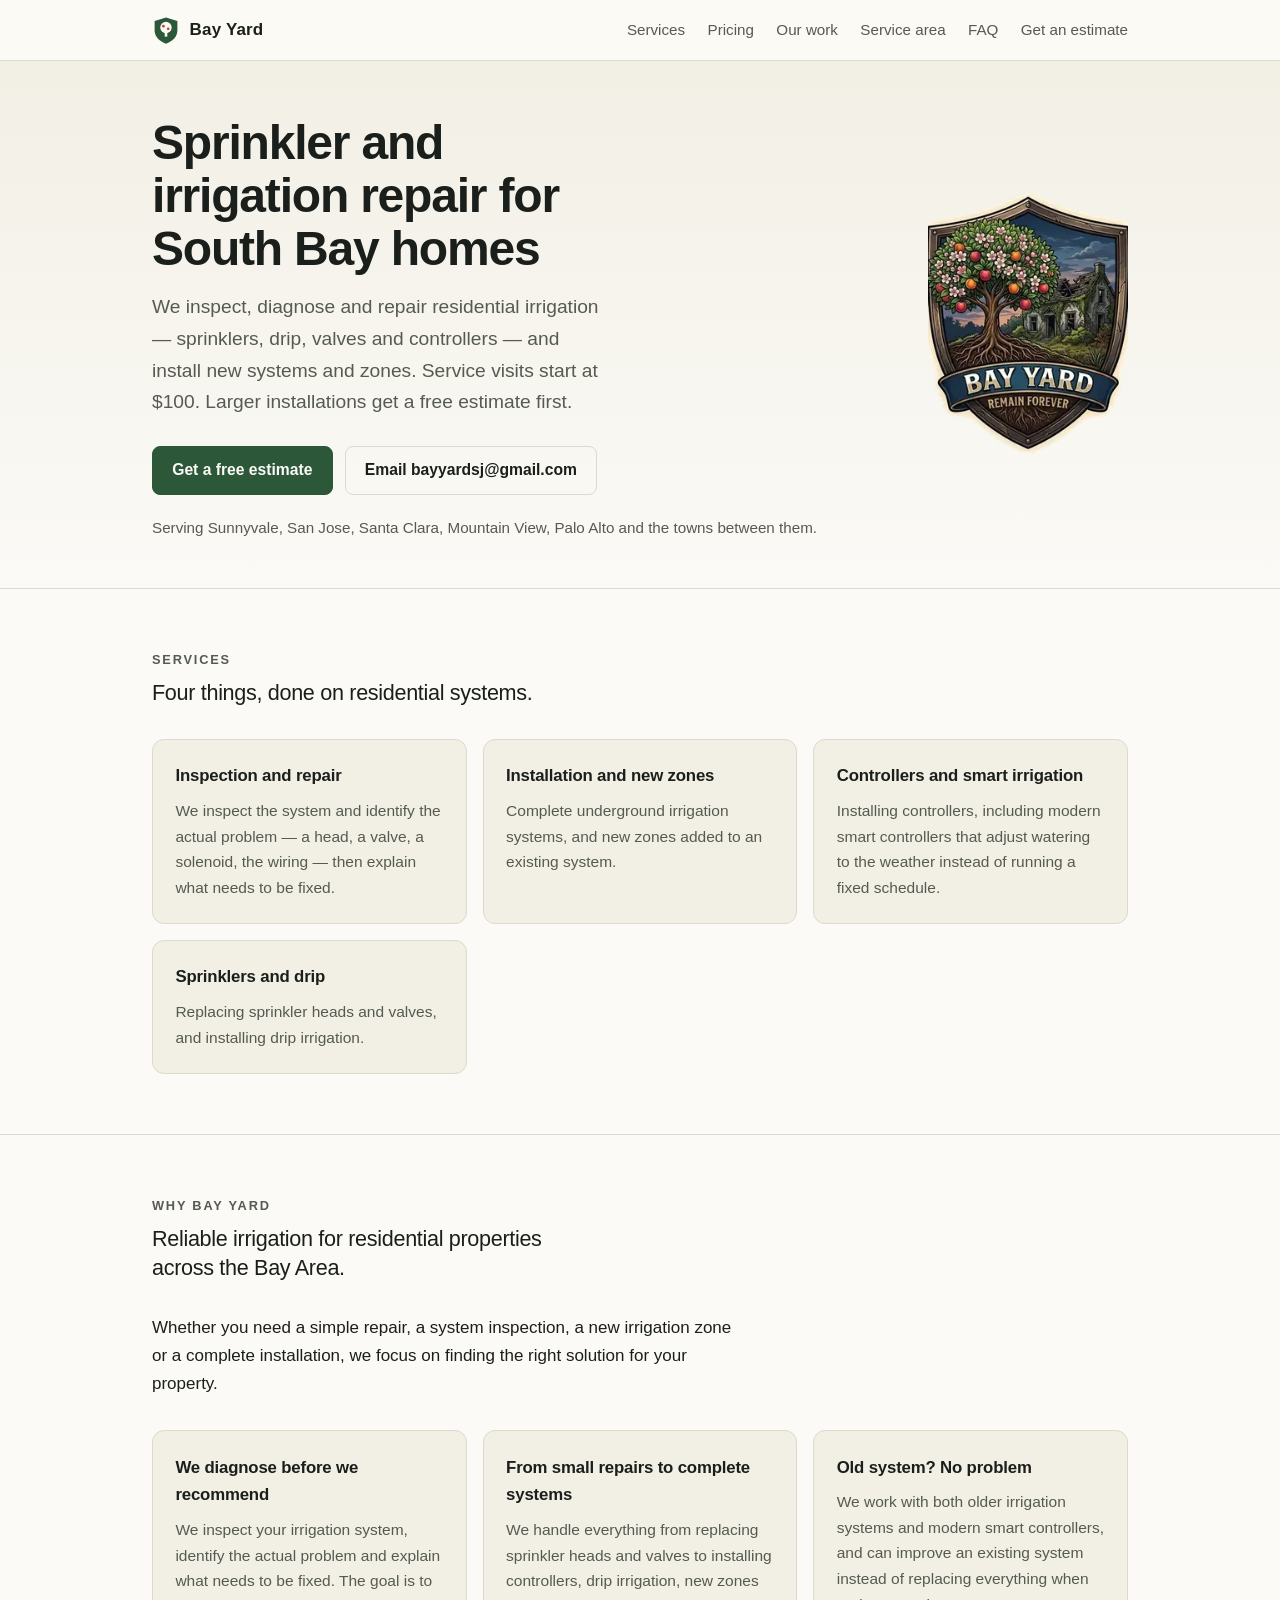
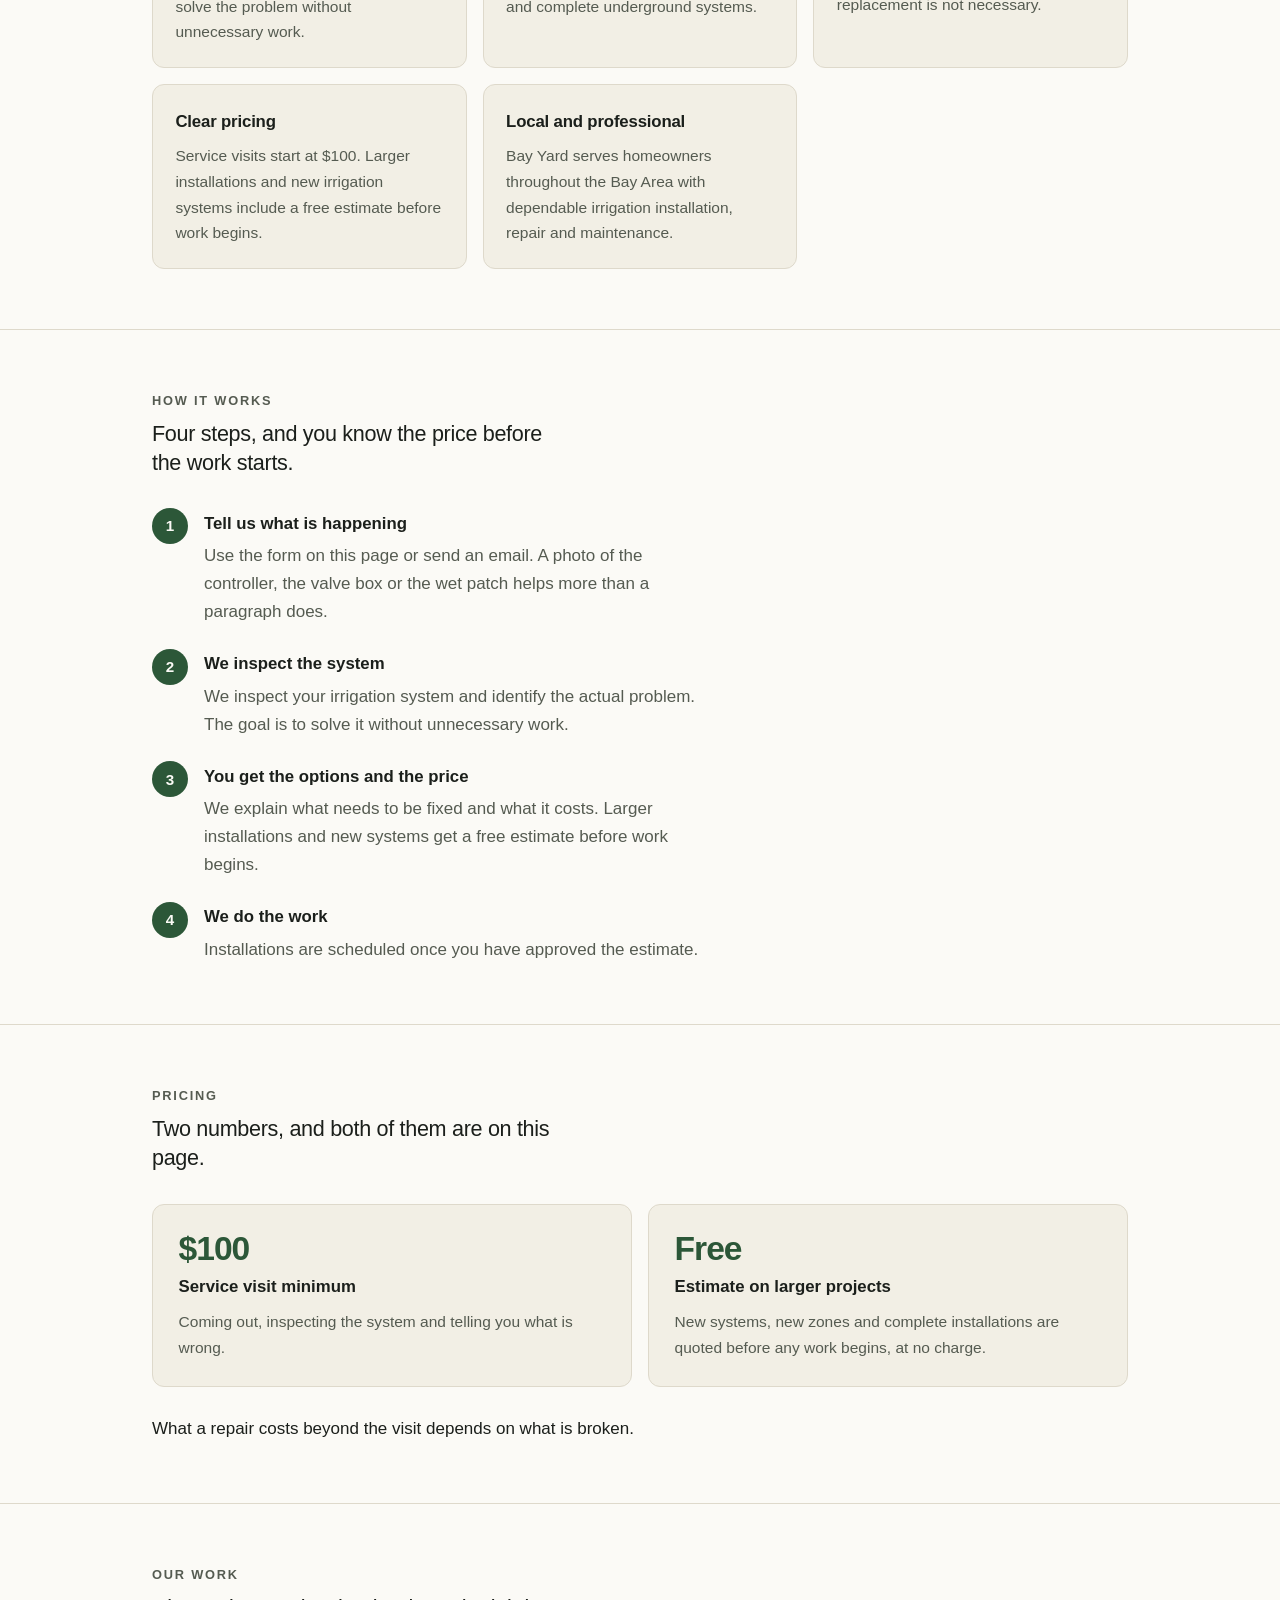
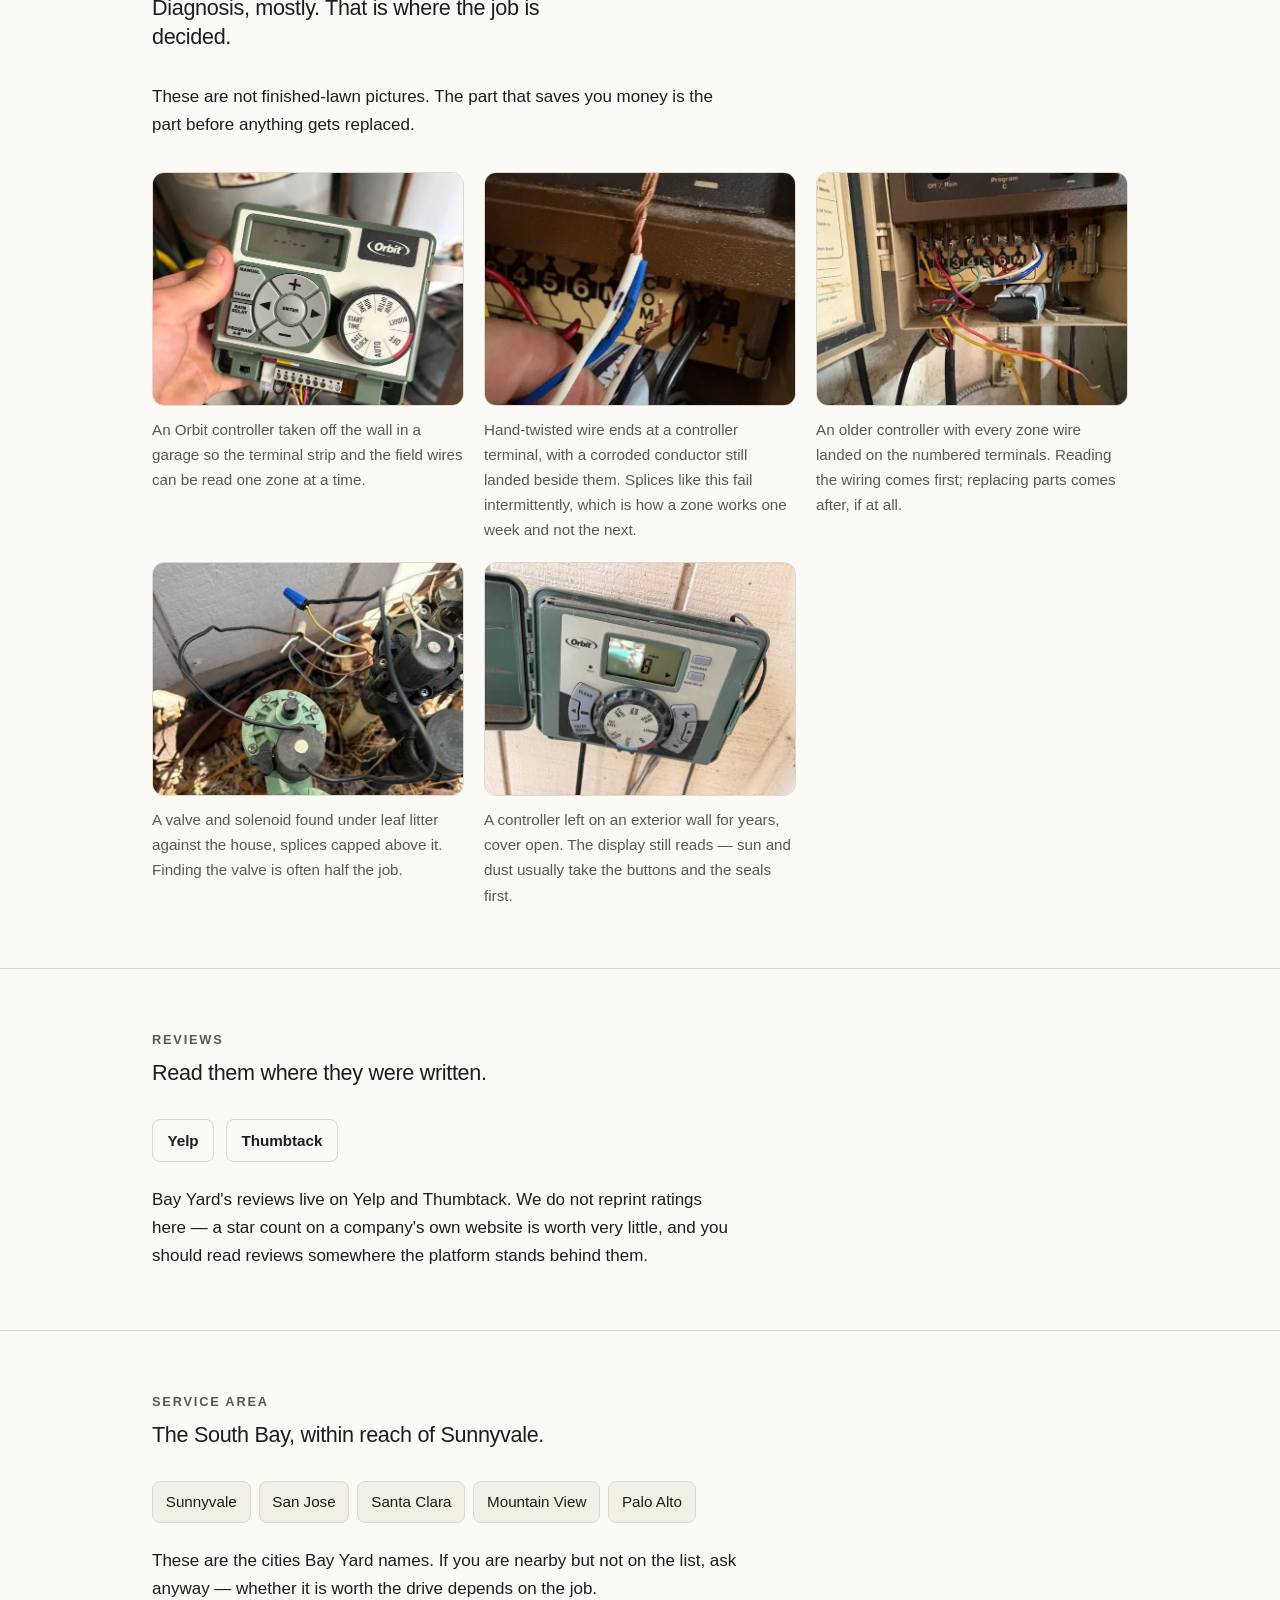
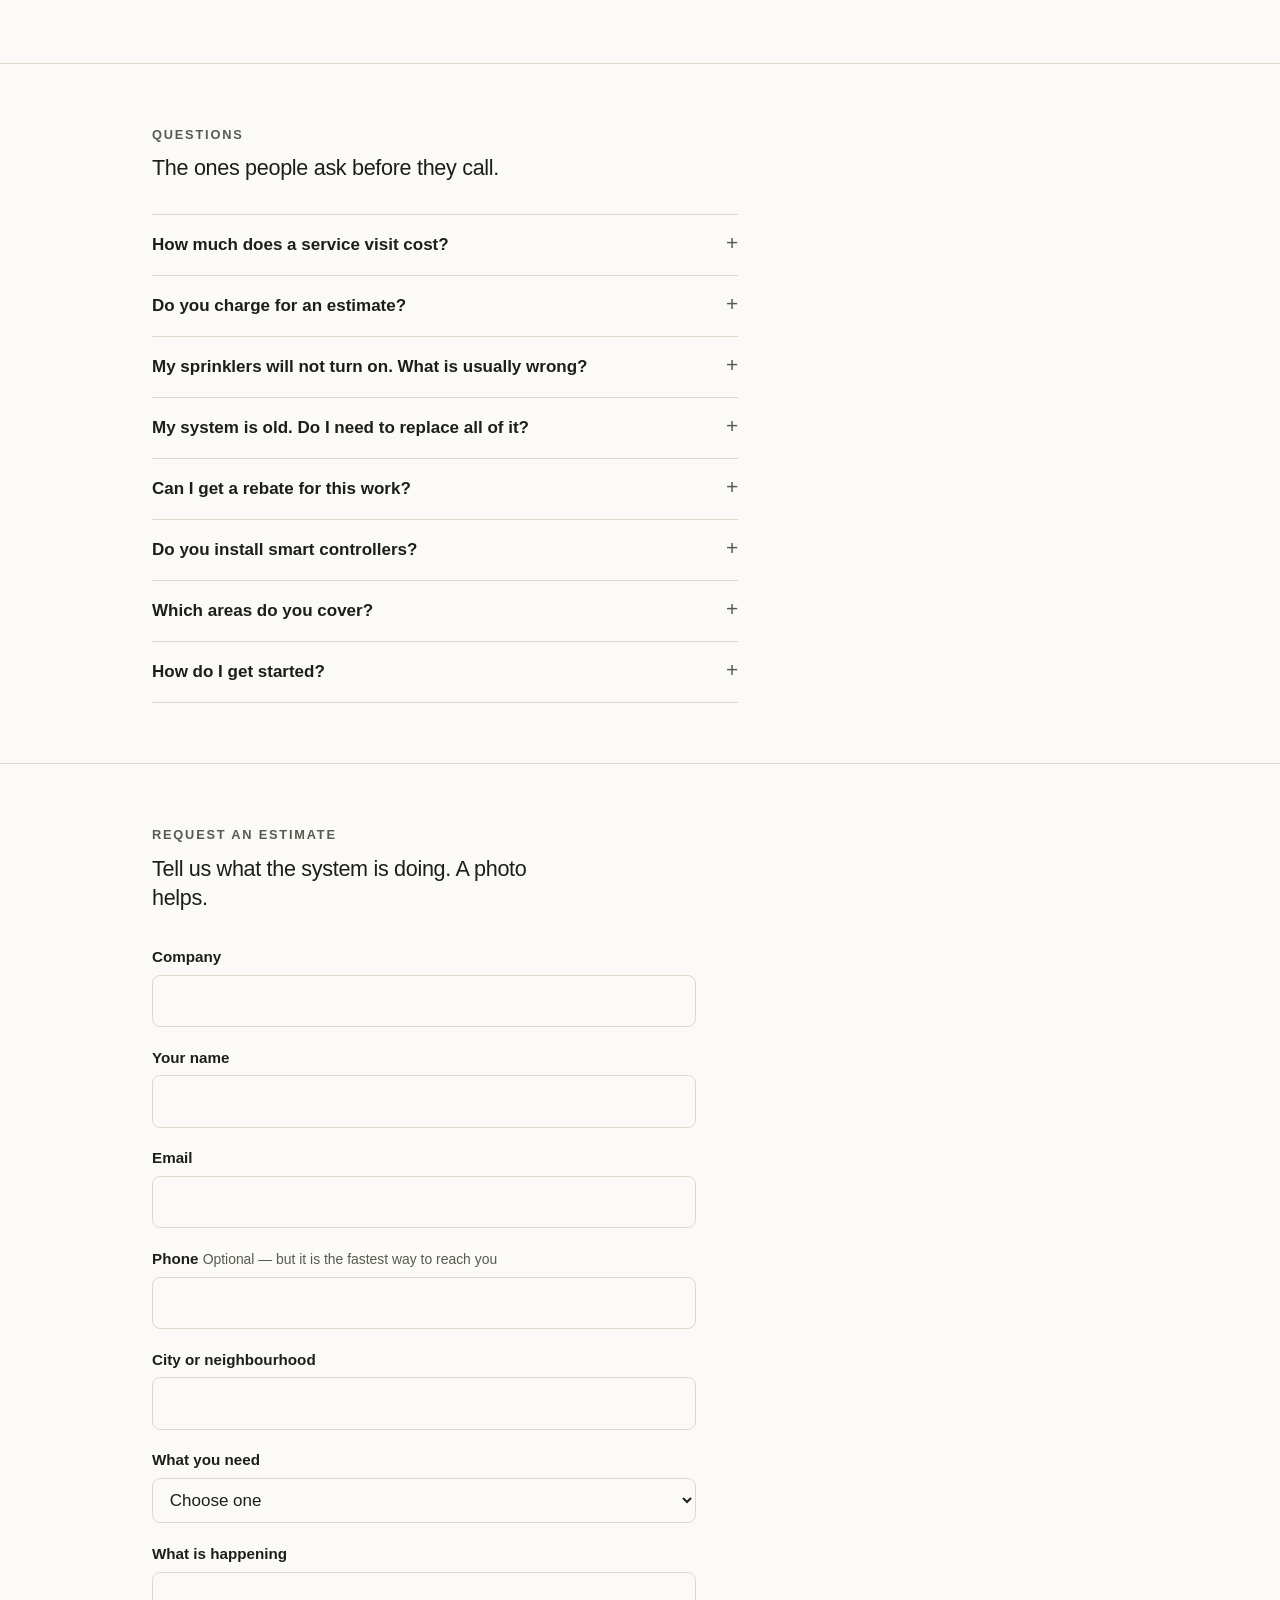
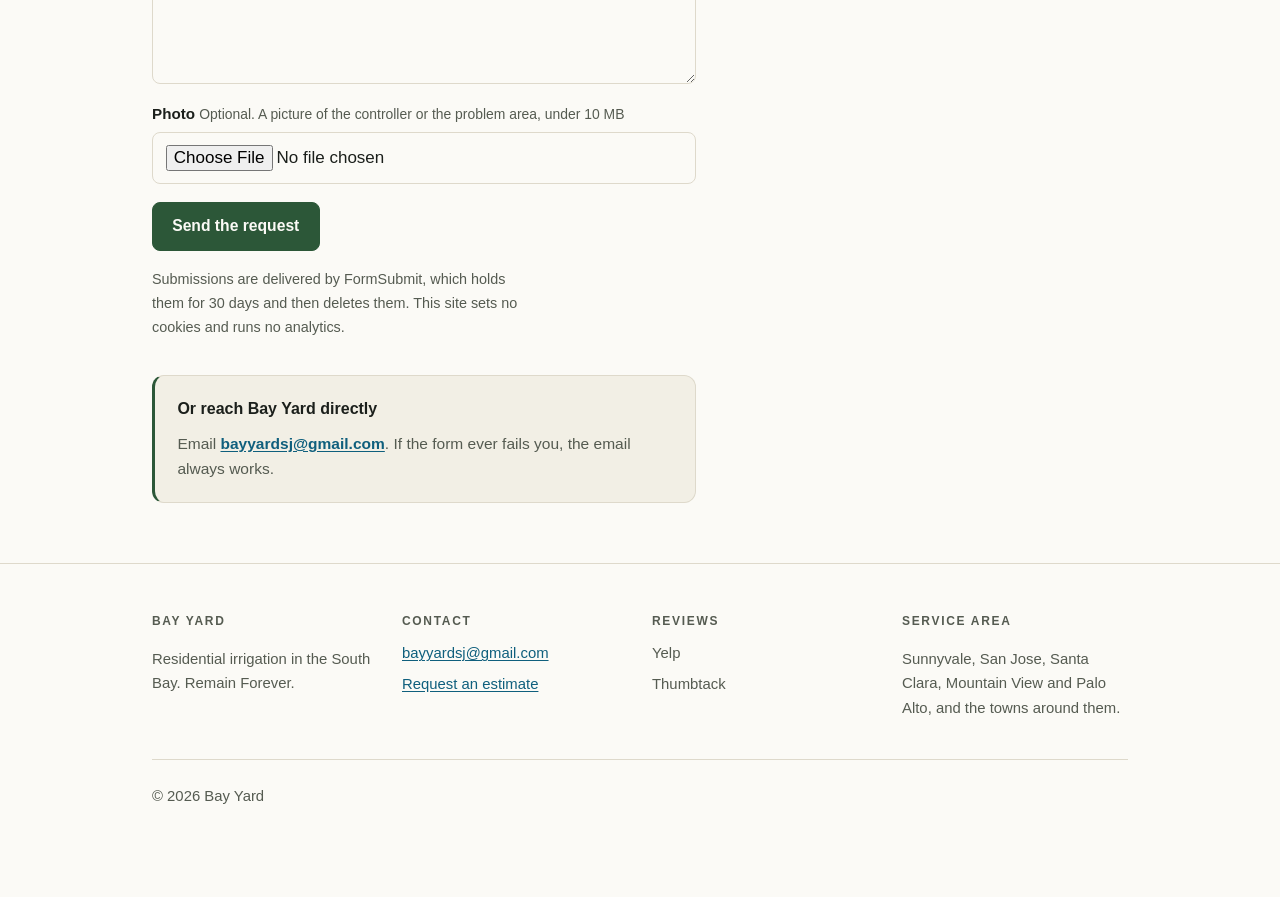
<file: index.html>
<!doctype html>
<html lang="en">
<head>
<meta charset="utf-8">
<meta name="viewport" content="width=device-width, initial-scale=1">

<title>Bay Yard — Sprinkler &amp; Irrigation Repair in Sunnyvale and San Jose</title>
<meta name="description" content="Sprinkler and drip irrigation repair and installation for South Bay homes. Service visits from $100, free estimates on larger installations.">

<link rel="canonical" href="https://hlib.luppol.com/">
<meta property="og:type" content="website">
<meta property="og:site_name" content="Bay Yard">
<meta property="og:title" content="Bay Yard — Sprinkler &amp; Irrigation Repair in Sunnyvale and San Jose">
<meta property="og:description" content="Sprinkler and drip irrigation repair and installation for South Bay homes. Service visits from $100, free estimates on larger installations.">
<meta property="og:url" content="https://hlib.luppol.com/">
<meta property="og:image" content="https://hlib.luppol.com/assets/crest-480.png">
<meta property="og:image:width" content="480">
<meta property="og:image:height" content="631">
<meta property="og:image:alt" content="The Bay Yard crest: a blossoming fruit tree over a banner reading Bay Yard, Remain Forever.">
<meta name="twitter:card" content="summary">

<link rel="icon" href="/assets/favicon.svg" type="image/svg+xml">
<link rel="icon" href="/assets/favicon-32.png" sizes="32x32" type="image/png">
<link rel="apple-touch-icon" href="/assets/favicon-180.png">
<meta name="theme-color" content="#2c5738">

<link rel="stylesheet" href="/styles.css">

<script type="application/ld+json">
{
  "@context": "https://schema.org",
  "@graph": [
    {
      "@type": "HomeAndConstructionBusiness",
      "@id": "https://hlib.luppol.com/#business",
      "name": "Bay Yard",
      "slogan": "Remain Forever",
      "description": "Residential irrigation inspection, repair, installation and controllers in the South Bay.",
      "url": "https://hlib.luppol.com/",
      "logo": "https://hlib.luppol.com/assets/favicon-512.png",
      "image": "https://hlib.luppol.com/assets/crest-480.png",
      "email": "bayyardsj@gmail.com",
      "areaServed": [
        { "@type": "City", "name": "Sunnyvale, CA" },
        { "@type": "City", "name": "San Jose, CA" },
        { "@type": "City", "name": "Santa Clara, CA" },
        { "@type": "City", "name": "Mountain View, CA" },
        { "@type": "City", "name": "Palo Alto, CA" }
      ]
    },
    {
      "@type": "FAQPage",
      "@id": "https://hlib.luppol.com/#faq",
      "mainEntity": [
        {
          "@type": "Question",
          "name": "How much does a service visit cost?",
          "acceptedAnswer": { "@type": "Answer", "text": "Service visits start at $100. That covers coming out, inspecting the system and telling you what is wrong. Larger installations and new systems are quoted with a free estimate before any work begins." }
        },
        {
          "@type": "Question",
          "name": "Do you charge for an estimate?",
          "acceptedAnswer": { "@type": "Answer", "text": "Larger installations and new irrigation systems get a free estimate before work begins. Service visits start at $100. Which one your job is depends on what it turns out to be, so ask when you get in touch." }
        },
        {
          "@type": "Question",
          "name": "My sprinklers will not turn on. What is usually wrong?",
          "acceptedAnswer": { "@type": "Answer", "text": "Usually one of four things: the controller has lost its program or its power, a valve solenoid has failed, the wiring between the controller and the valve has corroded or broken, or the line itself is damaged. They look identical from the driveway, which is why the system gets inspected before anything is replaced." }
        },
        {
          "@type": "Question",
          "name": "My system is old. Do I need to replace all of it?",
          "acceptedAnswer": { "@type": "Answer", "text": "Often not. Bay Yard works on both older irrigation systems and modern smart controllers, and can improve an existing system instead of replacing everything when replacement is not necessary." }
        },
        {
          "@type": "Question",
          "name": "Can I get a rebate for this work?",
          "acceptedAnswer": { "@type": "Answer", "text": "Often, yes. Santa Clara Valley Water runs rebates for water-efficient irrigation — converting spray to in-line drip, upgrading to a weather-based controller, high-efficiency nozzles and rain sensors — plus $2 per square foot for replacing lawn. Single-family households can claim up to $3,000. Apply and wait for their written Notice to Proceed before any work starts or any materials are bought, because the programme does not pay retroactively. Current funding runs to 30 June 2027. Check what your address qualifies for at valleywater.org." }
        },
        {
          "@type": "Question",
          "name": "Do you install smart controllers?",
          "acceptedAnswer": { "@type": "Answer", "text": "Yes. Weather-based controllers adjust watering to the weather instead of running a fixed schedule, and they are one of the items Valley Water rebates. An existing system usually does not need replacing to take one." }
        },
        {
          "@type": "Question",
          "name": "Which areas do you cover?",
          "acceptedAnswer": { "@type": "Answer", "text": "Sunnyvale, San Jose, Santa Clara, Mountain View and Palo Alto, and the towns around them. If you are nearby but not on that list, ask — whether it is worth the drive depends on the job." }
        },
        {
          "@type": "Question",
          "name": "How do I get started?",
          "acceptedAnswer": { "@type": "Answer", "text": "Send the estimate form on this page or email bayyardsj@gmail.com. Describe what you are seeing, and attach a photo of the controller or the problem area if you can — a photo usually says more than a description." }
        }
      ]
    }
  ]
}
</script>
</head>
<body>

<a class="skip-link" href="#main">Skip to content</a>

<header class="site-head">
  <div class="wrap">
    <a class="brand" href="/">
      <img src="/assets/favicon.svg" width="28" height="37" alt="">
      Bay Yard
    </a>
    <nav class="site-nav" aria-label="Sections">
      <a href="#services">Services</a>
      <a href="#pricing">Pricing</a>
      <a href="#work">Our work</a>
      <a href="#area">Service area</a>
      <a href="#faq">FAQ</a>
      <a href="#estimate">Get an estimate</a>
    </nav>
  </div>
</header>

<main id="main">

  <div class="hero">
    <div class="wrap">
      <div>
        <h1>Sprinkler and irrigation repair for South Bay homes</h1>
        <p class="hero-lede">We inspect, diagnose and repair residential irrigation — sprinklers, drip, valves and controllers — and install new systems and zones. Service visits start at $100. Larger installations get a free estimate first.</p>
        <div class="actions">
          <a class="btn btn-primary" href="#estimate">Get a free estimate</a>
          <a class="btn" href="mailto:bayyardsj@gmail.com">Email bayyardsj@gmail.com</a>
        </div>
        <p class="hero-fallback">Serving Sunnyvale, San Jose, Santa Clara, Mountain View, Palo Alto and the towns between them.</p>
      </div>
      <picture>
        <source type="image/webp" srcset="/assets/crest-240.webp 240w, /assets/crest-360.webp 360w, /assets/crest-480.webp 480w" sizes="(max-width: 52rem) 150px, 200px">
        <img class="hero-crest" src="/assets/crest-240.png" srcset="/assets/crest-240.png 240w, /assets/crest-360.png 360w, /assets/crest-480.png 480w" sizes="(max-width: 52rem) 150px, 200px" width="200" height="263" alt="The Bay Yard crest: a blossoming fruit tree with exposed roots beside a ruined stone house, over a banner reading Bay Yard, Remain Forever." fetchpriority="high">
      </picture>
    </div>
  </div>

  <section id="services">
    <div class="wrap">
      <h2>Services</h2>
      <p class="section-lede">Four things, done on residential systems.</p>
      <div class="grid">

        <div class="card">
          <h3>Inspection and repair</h3>
          <p>We inspect the system and identify the actual problem — a head, a valve, a solenoid, the wiring — then explain what needs to be fixed.</p>
        </div>

        <div class="card">
          <h3>Installation and new zones</h3>
          <p>Complete underground irrigation systems, and new zones added to an existing system.</p>
        </div>

        <div class="card">
          <h3>Controllers and smart irrigation</h3>
          <p>Installing controllers, including modern smart controllers that adjust watering to the weather instead of running a fixed schedule.</p>
        </div>

        <div class="card">
          <h3>Sprinklers and drip</h3>
          <p>Replacing sprinkler heads and valves, and installing drip irrigation.</p>
        </div>

      </div>
    </div>
  </section>

  <section id="why">
    <div class="wrap">
      <h2>Why Bay Yard</h2>
      <p class="section-lede">Reliable irrigation for residential properties across the Bay Area.</p>
      <div class="prose">
        <p>Whether you need a simple repair, a system inspection, a new irrigation zone or a complete installation, we focus on finding the right solution for your property.</p>
      </div>
      <div class="grid pillar-grid">

        <div class="card">
          <h3>We diagnose before we recommend</h3>
          <p>We inspect your irrigation system, identify the actual problem and explain what needs to be fixed. The goal is to solve the problem without unnecessary work.</p>
        </div>

        <div class="card">
          <h3>From small repairs to complete systems</h3>
          <p>We handle everything from replacing sprinkler heads and valves to installing controllers, drip irrigation, new zones and complete underground systems.</p>
        </div>

        <div class="card">
          <h3>Old system? No problem</h3>
          <p>We work with both older irrigation systems and modern smart controllers, and can improve an existing system instead of replacing everything when replacement is not necessary.</p>
        </div>

        <div class="card">
          <h3>Clear pricing</h3>
          <p>Service visits start at $100. Larger installations and new irrigation systems include a free estimate before work begins.</p>
        </div>

        <div class="card">
          <h3>Local and professional</h3>
          <p>Bay Yard serves homeowners throughout the Bay Area with dependable irrigation installation, repair and maintenance.</p>
        </div>

      </div>
    </div>
  </section>

  <section id="how">
    <div class="wrap">
      <h2>How it works</h2>
      <p class="section-lede">Four steps, and you know the price before the work starts.</p>
      <ol class="steps">

        <li>
          <h3>Tell us what is happening</h3>
          <p>Use the form on this page or send an email. A photo of the controller, the valve box or the wet patch helps more than a paragraph does.</p>
        </li>

        <li>
          <h3>We inspect the system</h3>
          <p>We inspect your irrigation system and identify the actual problem. The goal is to solve it without unnecessary work.</p>
        </li>

        <li>
          <h3>You get the options and the price</h3>
          <p>We explain what needs to be fixed and what it costs. Larger installations and new systems get a free estimate before work begins.</p>
        </li>

        <li>
          <h3>We do the work</h3>
          <p>Installations are scheduled once you have approved the estimate.</p>
        </li>

      </ol>
    </div>
  </section>

  <section id="pricing">
    <div class="wrap">
      <h2>Pricing</h2>
      <p class="section-lede">Two numbers, and both of them are on this page.</p>
      <div class="price-grid">

        <div class="price">
          <span class="amount">$100</span>
          <h3>Service visit minimum</h3>
          <p>Coming out, inspecting the system and telling you what is wrong.</p>
        </div>

        <div class="price">
          <span class="amount">Free</span>
          <h3>Estimate on larger projects</h3>
          <p>New systems, new zones and complete installations are quoted before any work begins, at no charge.</p>
        </div>

      </div>
      <div class="prose">
        <p>What a repair costs beyond the visit depends on what is broken.</p>
      </div>
    </div>
  </section>

  <section id="work">
    <div class="wrap">
      <h2>Our work</h2>
      <p class="section-lede">Diagnosis, mostly. That is where the job is decided.</p>
      <div class="prose work-intro">
        <p>These are not finished-lawn pictures. The part that saves you money is the part before anything gets replaced.</p>
      </div>
      <div class="work-grid">

        <figure class="work-item">
          <picture>
            <source type="image/webp" srcset="/assets/work/orbit-controller-open-640.webp 640w, /assets/work/orbit-controller-open-960.webp 960w" sizes="(max-width: 52rem) 45vw, 20rem">
            <img src="/assets/work/orbit-controller-open-640.jpg" srcset="/assets/work/orbit-controller-open-640.jpg 640w, /assets/work/orbit-controller-open-960.jpg 960w" sizes="(max-width: 52rem) 45vw, 20rem" width="640" height="853" loading="lazy" decoding="async" alt="A hand holding an Orbit irrigation controller away from a garage wall, its cover open and the wiring terminal strip exposed.">
          </picture>
          <figcaption>An Orbit controller taken off the wall in a garage so the terminal strip and the field wires can be read one zone at a time.</figcaption>
        </figure>

        <figure class="work-item">
          <picture>
            <source type="image/webp" srcset="/assets/work/spliced-wire-ends-640.webp 640w, /assets/work/spliced-wire-ends-960.webp 960w" sizes="(max-width: 52rem) 45vw, 20rem">
            <img src="/assets/work/spliced-wire-ends-640.jpg" srcset="/assets/work/spliced-wire-ends-640.jpg 640w, /assets/work/spliced-wire-ends-960.jpg 960w" sizes="(max-width: 52rem) 45vw, 20rem" width="640" height="853" loading="lazy" decoding="async" alt="A hand holding hand-twisted copper wire ends in front of a controller terminal strip, with a corroded wire still landed on the board.">
          </picture>
          <figcaption>Hand-twisted wire ends at a controller terminal, with a corroded conductor still landed beside them. Splices like this fail intermittently, which is how a zone works one week and not the next.</figcaption>
        </figure>

        <figure class="work-item">
          <picture>
            <source type="image/webp" srcset="/assets/work/terminal-strip-field-wires-640.webp 640w, /assets/work/terminal-strip-field-wires-960.webp 960w" sizes="(max-width: 52rem) 45vw, 20rem">
            <img src="/assets/work/terminal-strip-field-wires-640.jpg" srcset="/assets/work/terminal-strip-field-wires-640.jpg 640w, /assets/work/terminal-strip-field-wires-960.jpg 960w" sizes="(max-width: 52rem) 45vw, 20rem" width="640" height="480" loading="lazy" decoding="async" alt="An open older irrigation controller showing a numbered terminal strip with red, yellow, green, white and blue field wires landed on the screw terminals.">
          </picture>
          <figcaption>An older controller with every zone wire landed on the numbered terminals. Reading the wiring comes first; replacing parts comes after, if at all.</figcaption>
        </figure>

        <figure class="work-item">
          <picture>
            <source type="image/webp" srcset="/assets/work/valve-solenoid-leaf-litter-640.webp 640w, /assets/work/valve-solenoid-leaf-litter-960.webp 960w" sizes="(max-width: 52rem) 45vw, 20rem">
            <img src="/assets/work/valve-solenoid-leaf-litter-640.jpg" srcset="/assets/work/valve-solenoid-leaf-litter-640.jpg 640w, /assets/work/valve-solenoid-leaf-litter-960.jpg 960w" sizes="(max-width: 52rem) 45vw, 20rem" width="640" height="853" loading="lazy" decoding="async" alt="A green Orbit anti-siphon valve and its solenoid standing in dry leaf litter beside a house wall, wire splices capped above it.">
          </picture>
          <figcaption>A valve and solenoid found under leaf litter against the house, splices capped above it. Finding the valve is often half the job.</figcaption>
        </figure>

        <figure class="work-item">
          <picture>
            <source type="image/webp" srcset="/assets/work/wall-controller-weathered-640.webp 640w, /assets/work/wall-controller-weathered-960.webp 960w" sizes="(max-width: 52rem) 45vw, 20rem">
            <img src="/assets/work/wall-controller-weathered-640.jpg" srcset="/assets/work/wall-controller-weathered-640.jpg 640w, /assets/work/wall-controller-weathered-960.jpg 960w" sizes="(max-width: 52rem) 45vw, 20rem" width="640" height="480" loading="lazy" decoding="async" alt="A dusty Orbit irrigation controller mounted on a painted exterior wall with its cover swung open, display showing a single digit.">
          </picture>
          <figcaption>A controller left on an exterior wall for years, cover open. The display still reads — sun and dust usually take the buttons and the seals first.</figcaption>
        </figure>

      </div>
    </div>
  </section>

  <section id="reviews">
    <div class="wrap">
      <h2>Reviews</h2>
      <p class="section-lede">Read them where they were written.</p>
      <ul class="platform-list">
        <li>Yelp</li>
        <li>Thumbtack</li>
      </ul>
      <div class="prose">
        <p>Bay Yard's reviews live on Yelp and Thumbtack. We do not reprint ratings here — a star count on a company's own website is worth very little, and you should read reviews somewhere the platform stands behind them.</p>
      </div>
    </div>
  </section>

  <section id="area">
    <div class="wrap">
      <h2>Service area</h2>
      <p class="section-lede">The South Bay, within reach of Sunnyvale.</p>
      <ul class="city-list">
        <li>Sunnyvale</li>
        <li>San Jose</li>
        <li>Santa Clara</li>
        <li>Mountain View</li>
        <li>Palo Alto</li>
      </ul>
      <div class="prose">
        <p>These are the cities Bay Yard names. If you are nearby but not on the list, ask anyway — whether it is worth the drive depends on the job.</p>
      </div>
    </div>
  </section>

  <section id="faq">
    <div class="wrap">
      <h2>Questions</h2>
      <p class="section-lede">The ones people ask before they call.</p>
      <div class="faq">

        <details>
          <summary>How much does a service visit cost?</summary>
          <p>Service visits start at $100. That covers coming out, inspecting the system and telling you what is wrong. Larger installations and new systems are quoted with a free estimate before any work begins.</p>
        </details>

        <details>
          <summary>Do you charge for an estimate?</summary>
          <p>Larger installations and new irrigation systems get a free estimate before work begins. Service visits start at $100. Which one your job is depends on what it turns out to be, so ask when you get in touch.</p>
        </details>

        <details>
          <summary>My sprinklers will not turn on. What is usually wrong?</summary>
          <p>Usually one of four things: the controller has lost its program or its power, a valve solenoid has failed, the wiring between the controller and the valve has corroded or broken, or the line itself is damaged. They look identical from the driveway, which is why the system gets inspected before anything is replaced.</p>
        </details>

        <details>
          <summary>My system is old. Do I need to replace all of it?</summary>
          <p>Often not. Bay Yard works on both older irrigation systems and modern smart controllers, and can improve an existing system instead of replacing everything when replacement is not necessary.</p>
        </details>

        <details>
          <summary>Can I get a rebate for this work?</summary>
          <p>Often, yes. Santa Clara Valley Water runs rebates for water-efficient irrigation — converting spray to in-line drip, upgrading to a weather-based controller, high-efficiency nozzles and rain sensors — plus $2 per square foot for replacing lawn. Single-family households can claim up to $3,000.</p>
          <p>Apply and wait for their written Notice to Proceed before any work starts or any materials are bought, because the programme does not pay retroactively. Current funding runs to 30 June 2027. Check what your address qualifies for at <a href="https://www.valleywater.org/saving-water/rebates-surveys/landscape-rebates" rel="noopener">valleywater.org</a>.</p>
        </details>

        <details>
          <summary>Do you install smart controllers?</summary>
          <p>Yes. Weather-based controllers adjust watering to the weather instead of running a fixed schedule, and they are one of the items Valley Water rebates. An existing system usually does not need replacing to take one.</p>
        </details>

        <details>
          <summary>Which areas do you cover?</summary>
          <p>Sunnyvale, San Jose, Santa Clara, Mountain View and Palo Alto, and the towns around them. If you are nearby but not on that list, ask — whether it is worth the drive depends on the job.</p>
        </details>

        <details>
          <summary>How do I get started?</summary>
          <p>Send the estimate form on this page or email bayyardsj@gmail.com. Describe what you are seeing, and attach a photo of the controller or the problem area if you can — a photo usually says more than a description.</p>
        </details>

      </div>
    </div>
  </section>

  <section id="estimate">
    <div class="wrap">
      <h2>Request an estimate</h2>
      <p class="section-lede">Tell us what the system is doing. A photo helps.</p>

      <form class="estimate-form" action="https://formsubmit.co/bayyardsj@gmail.com" method="POST" enctype="multipart/form-data" data-estimate-form>

        <input type="hidden" name="_subject" value="New estimate request from the Bay Yard website">
        <input type="hidden" name="_next" value="https://hlib.luppol.com/thanks.html">
        <input type="hidden" name="_captcha" value="false">
        <input type="hidden" name="_template" value="table">
        <input type="hidden" name="_blacklist" value="SEO services, guest post, backlink, crypto, bitcoin, casino, viagra, loan offer, ranking on google">
        <input type="hidden" name="_start" value="" data-timing-field>

        <div class="field" hidden aria-hidden="true">
          <label for="company">Company</label>
          <input type="text" id="company" name="_honey" tabindex="-1" autocomplete="off">
        </div>

        <div class="field">
          <label for="name">Your name</label>
          <input type="text" id="name" name="name" autocomplete="name" required>
        </div>

        <div class="field">
          <label for="email">Email</label>
          <input type="email" id="email" name="email" autocomplete="email" required>
        </div>

        <div class="field">
          <label for="phone">Phone <span class="hint">Optional — but it is the fastest way to reach you</span></label>
          <input type="tel" id="phone" name="phone" autocomplete="tel">
        </div>

        <div class="field">
          <label for="city">City or neighbourhood</label>
          <input type="text" id="city" name="city" autocomplete="address-level2" required>
        </div>

        <div class="field">
          <label for="service">What you need</label>
          <select id="service" name="service" required>
            <option value="">Choose one</option>
            <option>Repair or diagnosis</option>
            <option>Installation or a new zone</option>
            <option>Controller or smart irrigation</option>
            <option>Sprinklers or drip</option>
            <option>Not sure yet</option>
          </select>
        </div>

        <div class="field">
          <label for="details">What is happening</label>
          <textarea id="details" name="details" required></textarea>
        </div>

        <div class="field">
          <label for="photo">Photo <span class="hint">Optional. A picture of the controller or the problem area, under 10 MB</span></label>
          <input type="file" id="photo" name="photo" accept="image/*">
        </div>

        <div class="actions">
          <button class="btn btn-primary" type="submit">Send the request</button>
        </div>

        <p class="form-note">Submissions are delivered by FormSubmit, which holds them for 30 days and then deletes them. This site sets no cookies and runs no analytics.</p>

      </form>

      <div class="fallback">
        <h3>Or reach Bay Yard directly</h3>
        <p>Email <a href="mailto:bayyardsj@gmail.com">bayyardsj@gmail.com</a>. If the form ever fails you, the email always works.</p>
      </div>

    </div>
  </section>

</main>

<footer class="site-foot">
  <div class="wrap">
    <div class="foot-cols">

      <div>
        <h2>Bay Yard</h2>
        <p>Residential irrigation in the South Bay. Remain Forever.</p>
      </div>

      <div>
        <h2>Contact</h2>
        <ul>
          <li><a href="mailto:bayyardsj@gmail.com">bayyardsj@gmail.com</a></li>
          <li><a href="#estimate">Request an estimate</a></li>
        </ul>
      </div>

      <div>
        <h2>Reviews</h2>
        <ul>
          <li>Yelp</li>
          <li>Thumbtack</li>
        </ul>
      </div>

      <div>
        <h2>Service area</h2>
        <p>Sunnyvale, San Jose, Santa Clara, Mountain View and Palo Alto, and the towns around them.</p>
      </div>

    </div>
    <div class="foot-bottom">
      <span>© 2026 Bay Yard</span>
      <!-- CSLB -->
    </div>
  </div>
</footer>

<div class="action-bar">
  <a class="btn" href="mailto:bayyardsj@gmail.com">Email</a>
  <a class="btn btn-primary" href="#estimate">Get a free estimate</a>
</div>

<script src="/estimate-form.js" defer></script>

</body>
</html>
</file>
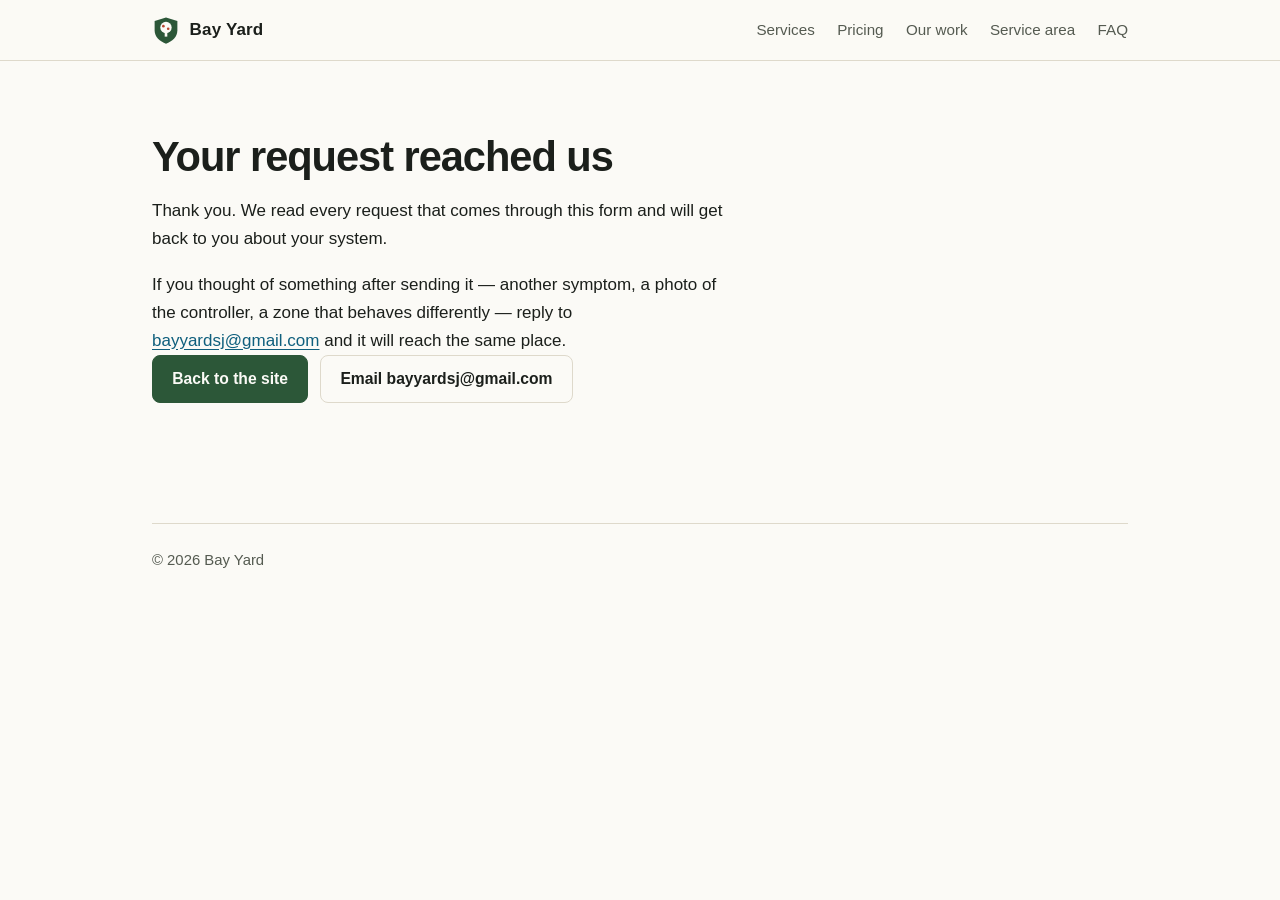
<file: thanks.html>
<!doctype html>
<html lang="en">
<head>
<meta charset="utf-8">
<meta name="viewport" content="width=device-width, initial-scale=1">
<title>Request received — Bay Yard</title>
<meta name="description" content="Your estimate request has reached Bay Yard.">
<meta name="robots" content="noindex, follow">
<link rel="canonical" href="https://hlib.luppol.com/thanks.html">
<link rel="icon" href="/assets/favicon.svg" type="image/svg+xml">
<link rel="icon" href="/assets/favicon-32.png" sizes="32x32" type="image/png">
<link rel="apple-touch-icon" href="/assets/favicon-180.png">
<meta name="theme-color" content="#2c5738">
<link rel="stylesheet" href="/styles.css">
</head>
<body>

<a class="skip-link" href="#main">Skip to content</a>

<header class="site-head">
  <div class="wrap">
    <a class="brand" href="/">
      <img src="/assets/favicon.svg" width="28" height="37" alt="">
      Bay Yard
    </a>
    <nav class="site-nav" aria-label="Sections">
      <a href="/#services">Services</a>
      <a href="/#pricing">Pricing</a>
      <a href="/#work">Our work</a>
      <a href="/#area">Service area</a>
      <a href="/#faq">FAQ</a>
    </nav>
  </div>
</header>

<main id="main">
  <div class="notice">
    <div class="wrap">
      <h1>Your request reached us</h1>
      <div class="prose">
        <p>Thank you. We read every request that comes through this form and will get back to you about your system.</p>
        <p>If you thought of something after sending it — another symptom, a photo of the controller, a zone that behaves differently — reply to <a href="mailto:bayyardsj@gmail.com">bayyardsj@gmail.com</a> and it will reach the same place.</p>
      </div>
      <div class="actions">
        <a class="btn btn-primary" href="/">Back to the site</a>
        <a class="btn" href="mailto:bayyardsj@gmail.com">Email bayyardsj@gmail.com</a>
      </div>
    </div>
  </div>
</main>

<footer class="site-foot">
  <div class="wrap">
    <div class="foot-bottom">
      <span>© 2026 Bay Yard</span>
      <!-- CSLB -->
    </div>
  </div>
</footer>

</body>
</html>
</file>
<file: styles.css>
:root {
  color-scheme: light dark;
  --bg: #fbfaf6;
  --bg-soft: #f2efe5;
  --fg: #1b1f1b;
  --fg-muted: #555b51;
  --line: #ded9cb;
  --brand: #2c5738;
  --brand-contrast: #fbfaf6;
  --accent: #0f5f7d;
  --earth: #7a5433;
  --max: 64rem;
  --radius-card: 0.75rem;
  --radius-control: 0.5rem;
}

@media (prefers-color-scheme: dark) {
  :root {
    --bg: #101310;
    --bg-soft: #181c17;
    --fg: #e9ece6;
    --fg-muted: #a3aa9c;
    --line: #2a3026;
    --brand: #8cc79a;
    --brand-contrast: #101310;
    --accent: #6ec3e0;
    --earth: #cfa47a;
  }
}

* { box-sizing: border-box; }

html {
  -webkit-text-size-adjust: 100%;
  scroll-behavior: smooth;
}

body {
  margin: 0;
  background: var(--bg);
  color: var(--fg);
  font: 400 17px/1.65 -apple-system, BlinkMacSystemFont, "Segoe UI", Roboto, Helvetica, Arial, sans-serif;
  font-feature-settings: "kern", "liga";
}

img { max-width: 100%; height: auto; }

.wrap { max-width: var(--max); margin: 0 auto; padding: 0 1.5rem; }

a { color: var(--accent); text-underline-offset: 0.15em; }
a:hover { text-decoration: none; }

:focus-visible {
  outline: 2px solid var(--accent);
  outline-offset: 2px;
  border-radius: 2px;
}

.skip-link {
  position: absolute;
  left: -9999px;
  top: 0;
  background: var(--brand);
  color: var(--brand-contrast);
  padding: 0.75rem 1.25rem;
  z-index: 100;
}
.skip-link:focus { left: 0; }

/* ---------- header ---------- */

.site-head {
  position: sticky;
  top: 0;
  z-index: 20;
  border-bottom: 1px solid var(--line);
  background: color-mix(in srgb, var(--bg) 90%, transparent);
  backdrop-filter: saturate(1.3) blur(8px);
}

.site-head .wrap {
  display: flex;
  align-items: center;
  justify-content: space-between;
  gap: 1rem;
  min-height: 3.75rem;
}

.brand {
  display: flex;
  align-items: center;
  gap: 0.6rem;
  color: var(--fg);
  font-weight: 650;
  letter-spacing: 0.01em;
  text-decoration: none;
}
.brand img { width: 28px; height: 37px; }

.site-nav { display: flex; gap: 1.4rem; font-size: 0.95rem; }
.site-nav a { color: var(--fg-muted); text-decoration: none; }
.site-nav a:hover { color: var(--fg); }

/* ---------- buttons ---------- */

.btn {
  display: inline-flex;
  align-items: center;
  justify-content: center;
  gap: 0.5rem;
  min-height: 2.75rem;
  padding: 0.65rem 1.2rem;
  border: 1px solid var(--line);
  border-radius: var(--radius-control);
  background: transparent;
  color: var(--fg);
  font: inherit;
  font-size: 0.98rem;
  font-weight: 550;
  text-decoration: none;
  cursor: pointer;
}
.btn:hover { border-color: var(--fg-muted); }

.btn-primary {
  background: var(--brand);
  border-color: var(--brand);
  color: var(--brand-contrast);
}
.btn-primary:hover { background: color-mix(in srgb, var(--brand) 88%, var(--fg)); }

.actions { display: flex; flex-wrap: wrap; gap: 0.75rem; }

/* ---------- hero ---------- */

.hero {
  padding: 3.5rem 0 3rem;
  border-bottom: 1px solid var(--line);
  background: linear-gradient(180deg, var(--bg-soft), var(--bg));
}

.hero .wrap {
  display: grid;
  grid-template-columns: minmax(0, 1fr) auto;
  align-items: center;
  gap: 2.5rem;
}

.hero h1 {
  font-size: clamp(2rem, 5.2vw, 3rem);
  line-height: 1.1;
  letter-spacing: -0.025em;
  margin: 0 0 1rem;
  max-width: 18ch;
}

.hero-lede {
  font-size: clamp(1.05rem, 2.2vw, 1.2rem);
  color: var(--fg-muted);
  max-width: 42ch;
  margin: 0 0 1.75rem;
}

.hero-crest { width: 200px; height: 263px; }

.hero-fallback {
  margin: 1.25rem 0 0;
  font-size: 0.95rem;
  color: var(--fg-muted);
}

/* ---------- sections ---------- */

section {
  padding: 3.75rem 0;
  border-bottom: 1px solid var(--line);
  scroll-margin-top: 4.5rem;
}

section > .wrap > h2 {
  font-size: 0.8rem;
  text-transform: uppercase;
  letter-spacing: 0.14em;
  color: var(--fg-muted);
  font-weight: 650;
  margin: 0 0 0.5rem;
}

.section-lede {
  font-size: 1.35rem;
  line-height: 1.35;
  letter-spacing: -0.015em;
  max-width: 34ch;
  margin: 0 0 2rem;
}

.prose { max-width: 62ch; }
.prose p { margin: 0 0 1.1rem; }
.prose p:last-child { margin-bottom: 0; }

/* ---------- cards ---------- */

.grid {
  display: grid;
  grid-template-columns: repeat(auto-fit, minmax(min(15rem, 100%), 1fr));
  gap: 1rem;
}

.card {
  border: 1px solid var(--line);
  border-radius: var(--radius-card);
  background: var(--bg-soft);
  padding: 1.4rem;
}
.card h3 { margin: 0 0 0.5rem; font-size: 1.05rem; letter-spacing: -0.01em; }
.pillar-grid { margin-top: 2rem; }
.card p { margin: 0; color: var(--fg-muted); font-size: 0.97rem; }

.steps { counter-reset: step; list-style: none; margin: 0; padding: 0; }
.steps li {
  counter-increment: step;
  position: relative;
  padding: 0 0 1.5rem 3.25rem;
  max-width: 60ch;
}
.steps li::before {
  content: counter(step);
  position: absolute;
  left: 0;
  top: -0.1rem;
  width: 2.25rem;
  height: 2.25rem;
  display: grid;
  place-items: center;
  border-radius: 50%;
  background: var(--brand);
  color: var(--brand-contrast);
  font-size: 0.95rem;
  font-weight: 650;
}
.steps li:last-child { padding-bottom: 0; }
.steps h3 { margin: 0 0 0.3rem; font-size: 1.05rem; }
.steps p { margin: 0; color: var(--fg-muted); }

/* ---------- pricing ---------- */

.price-grid {
  display: grid;
  grid-template-columns: repeat(auto-fit, minmax(min(17rem, 100%), 1fr));
  gap: 1rem;
  margin-bottom: 1.75rem;
}

.price {
  border: 1px solid var(--line);
  border-radius: var(--radius-card);
  background: var(--bg-soft);
  padding: 1.6rem;
}
.price .amount {
  display: block;
  font-size: 2.1rem;
  line-height: 1.1;
  letter-spacing: -0.03em;
  font-weight: 650;
  color: var(--brand);
  margin-bottom: 0.35rem;
}
.price h3 { margin: 0 0 0.5rem; font-size: 1.05rem; }
.price p { margin: 0; color: var(--fg-muted); font-size: 0.97rem; }

/* ---------- work ---------- */

.work-grid {
  display: grid;
  grid-template-columns: repeat(auto-fit, minmax(min(15rem, 100%), 1fr));
  gap: 1.25rem;
}

.work-intro { margin-bottom: 2rem; }

.work-item { margin: 0; }
.work-item img {
  width: 100%;
  aspect-ratio: 4 / 3;
  object-fit: cover;
  border-radius: var(--radius-card);
  border: 1px solid var(--line);
  background: var(--bg-soft);
  display: block;
}
.work-item figcaption {
  margin-top: 0.7rem;
  font-size: 0.95rem;
  color: var(--fg-muted);
}

/* ---------- lists ---------- */

.city-list {
  display: flex;
  flex-wrap: wrap;
  gap: 0.5rem;
  list-style: none;
  margin: 0 0 1.5rem;
  padding: 0;
}
.city-list li {
  border: 1px solid var(--line);
  border-radius: var(--radius-control);
  background: var(--bg-soft);
  padding: 0.45rem 0.8rem;
  font-size: 0.95rem;
}

.platform-list { list-style: none; margin: 0 0 1.5rem; padding: 0; display: flex; flex-wrap: wrap; gap: 0.75rem; }
.platform-list li {
  border: 1px solid var(--line);
  border-radius: var(--radius-control);
  padding: 0.5rem 0.9rem;
  font-weight: 550;
  font-size: 0.95rem;
}

/* ---------- faq ---------- */

.faq { max-width: 62ch; }
.faq details {
  border-bottom: 1px solid var(--line);
  padding: 1rem 0;
}
.faq details:first-of-type { border-top: 1px solid var(--line); }
.faq summary {
  cursor: pointer;
  font-weight: 550;
  list-style: none;
  display: flex;
  justify-content: space-between;
  gap: 1rem;
  align-items: baseline;
}
.faq summary::-webkit-details-marker { display: none; }
.faq summary::after {
  content: "+";
  color: var(--fg-muted);
  font-weight: 400;
  font-size: 1.3rem;
  line-height: 1;
}
.faq details[open] summary::after { content: "\2212"; }
.faq details p { margin: 0.85rem 0 0; color: var(--fg-muted); }
.faq details p + p { margin-top: 0.7rem; }

/* ---------- form ---------- */

.estimate-form {
  max-width: 34rem;
  display: grid;
  gap: 1.1rem;
}

.field { display: grid; gap: 0.35rem; }
.field label { font-size: 0.95rem; font-weight: 550; }
.field .hint { font-size: 0.87rem; color: var(--fg-muted); font-weight: 400; }

.field input,
.field select,
.field textarea {
  font: inherit;
  color: var(--fg);
  background: var(--bg);
  border: 1px solid var(--line);
  border-radius: var(--radius-control);
  padding: 0.7rem 0.8rem;
  min-height: 2.75rem;
  width: 100%;
}
.field textarea { min-height: 7rem; resize: vertical; }
.field input:focus, .field select:focus, .field textarea:focus { border-color: var(--accent); }

.field-error {
  font-size: 0.9rem;
  color: var(--earth);
  font-weight: 550;
}
.field input[aria-invalid="true"],
.field select[aria-invalid="true"],
.field textarea[aria-invalid="true"] { border-color: var(--earth); }

.form-note { font-size: 0.9rem; color: var(--fg-muted); margin: 0; max-width: 46ch; }

.fallback {
  margin: 2.25rem 0 0;
  padding: 1.25rem 1.4rem;
  border: 1px solid var(--line);
  border-left: 3px solid var(--brand);
  border-radius: var(--radius-card);
  background: var(--bg-soft);
  max-width: 34rem;
}
.fallback h3 { margin: 0 0 0.5rem; font-size: 1rem; }
.fallback p { margin: 0; color: var(--fg-muted); font-size: 0.97rem; }
.fallback a { font-weight: 550; }

/* ---------- footer ---------- */

.site-foot {
  padding: 3rem 0 5.5rem;
  color: var(--fg-muted);
  font-size: 0.93rem;
}
.site-foot .wrap { display: grid; gap: 1.5rem; }
.foot-cols {
  display: grid;
  grid-template-columns: repeat(auto-fit, minmax(min(13rem, 100%), 1fr));
  gap: 1.5rem;
}
.foot-cols h2 {
  font-size: 0.75rem;
  text-transform: uppercase;
  letter-spacing: 0.14em;
  color: var(--fg-muted);
  margin: 0 0 0.6rem;
}
.foot-cols ul { list-style: none; margin: 0; padding: 0; }
.foot-cols li { margin-bottom: 0.35rem; }
.foot-bottom {
  border-top: 1px solid var(--line);
  padding-top: 1.5rem;
  display: flex;
  flex-wrap: wrap;
  gap: 0.75rem 1.5rem;
  justify-content: space-between;
}

/* ---------- sticky mobile action bar ---------- */

.action-bar {
  position: fixed;
  left: 0;
  right: 0;
  bottom: 0;
  z-index: 30;
  display: none;
  gap: 0.6rem;
  padding: 0.6rem 1rem calc(0.6rem + env(safe-area-inset-bottom));
  border-top: 1px solid var(--line);
  background: color-mix(in srgb, var(--bg) 94%, transparent);
  backdrop-filter: saturate(1.3) blur(8px);
}
.action-bar .btn { flex: 1; }

/* ---------- thanks page ---------- */

.notice {
  padding: 4.5rem 0;
}
.notice h1 {
  font-size: clamp(1.9rem, 5vw, 2.6rem);
  line-height: 1.15;
  letter-spacing: -0.025em;
  margin: 0 0 1rem;
  max-width: 20ch;
}

/* ---------- responsive ---------- */

@media (max-width: 52rem) {
  .site-nav { display: none; }
  .hero .wrap { grid-template-columns: 1fr; gap: 1.75rem; }
  .hero-crest { width: 150px; height: 197px; }
  .action-bar { display: flex; }
  body { padding-bottom: 4.5rem; }
  section { padding: 3rem 0; }
  .hero { padding: 2.5rem 0 2.5rem; }
}

@media (prefers-reduced-motion: reduce) {
  html { scroll-behavior: auto; }
  *, *::before, *::after {
    animation-duration: 0.01ms !important;
    animation-iteration-count: 1 !important;
    transition-duration: 0.01ms !important;
  }
}
</file>
